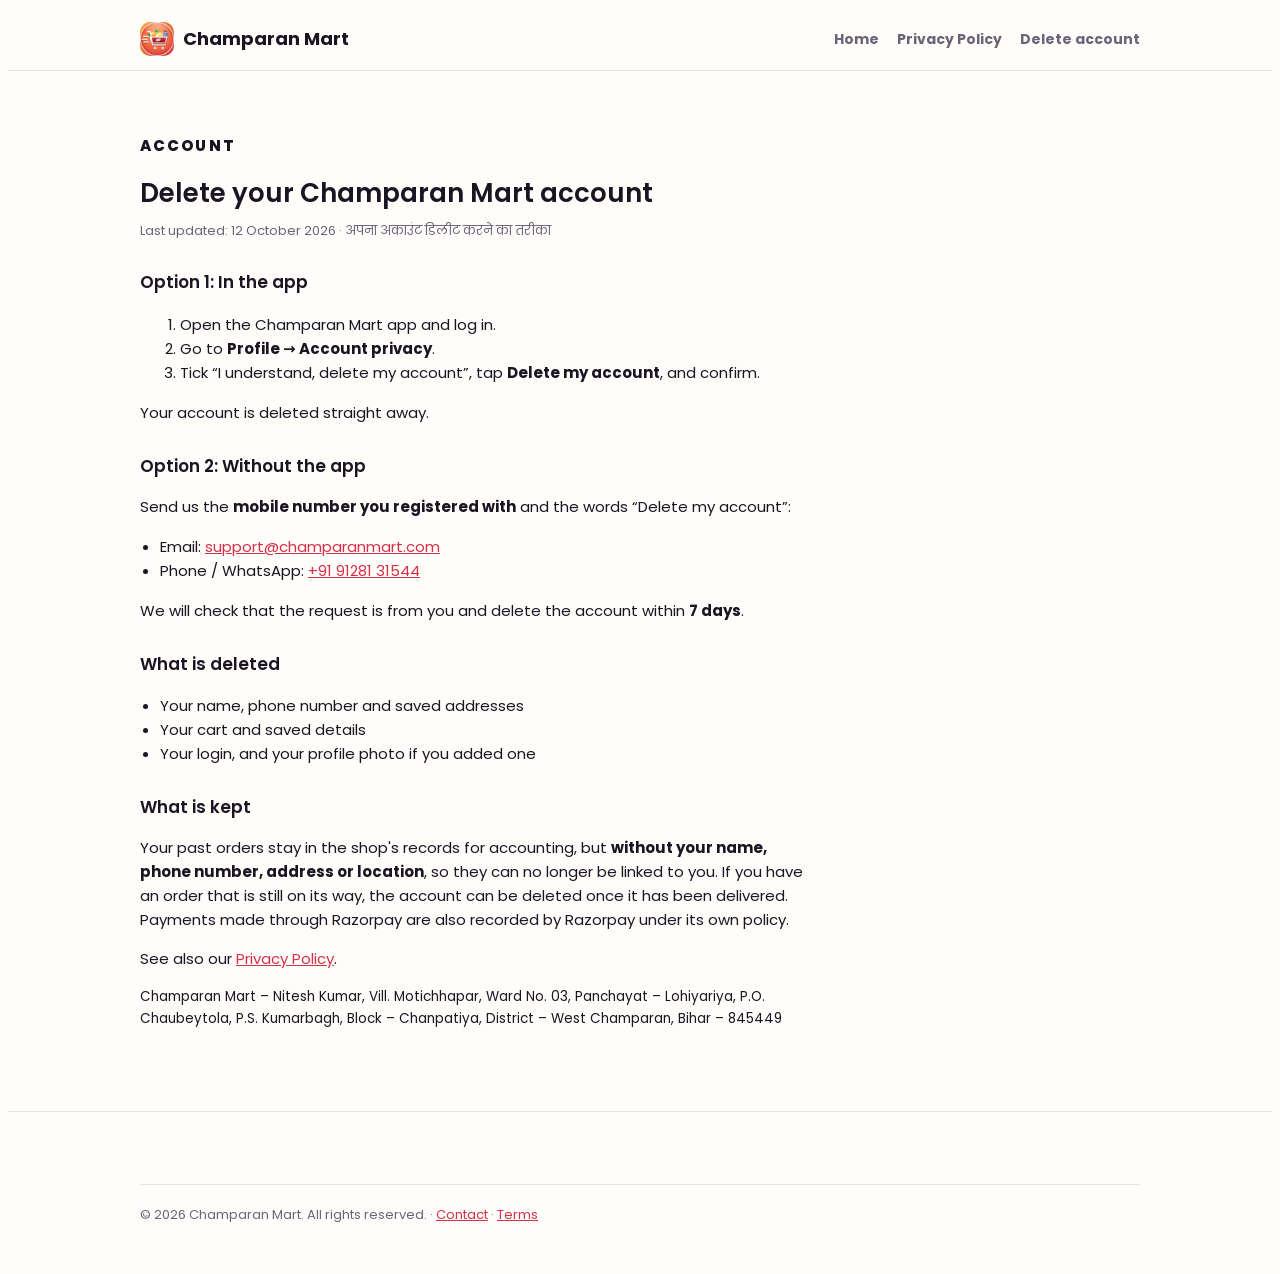
<file: delete-account.html>
<!doctype html>
<html lang="en">
<head>
<meta charset="utf-8">
<meta name="viewport" content="width=device-width, initial-scale=1">
<title>Delete your account &ndash; Champaran Mart</title>
<meta name="description" content="How to delete your Champaran Mart account and personal data.">
<link rel="icon" href="/favicon.ico" sizes="48x48">
<link rel="icon" href="/favicon.svg" type="image/svg+xml" sizes="any">
<link rel="icon" href="/favicon-192.png" type="image/png" sizes="192x192">
<link rel="apple-touch-icon" href="/apple-touch-icon.png">
<link rel="stylesheet" href="https://fonts.googleapis.com/css2?family=Poppins:wght@400;500;600;700&display=swap">
<style>
  :root{
    --ink:#1A1523; --muted:#6B6478; --paper:#FFFDF9; --surface:#FFF1EC;
    --brand:#D6304A; --brand-dark:#9A1B26; --accent:#FFB020; --border:#EFE1DC;
    --card:#FFFFFF;
    color-scheme: light;
  }
  @media (prefers-color-scheme: dark){
    :root:not([data-theme="light"]){
      --ink:#F5F1EC; --muted:#C9C2D6; --paper:#150F19; --surface:#241A22;
      --brand:#FF6B84; --brand-dark:#FF95A6; --accent:#FFC65C; --border:#3A2C36;
      --card:#1F1720;
      color-scheme: dark;
    }
  }
  :root[data-theme="dark"]{
    --ink:#F5F1EC; --muted:#C9C2D6; --paper:#150F19; --surface:#241A22;
    --brand:#FF6B84; --brand-dark:#FF95A6; --accent:#FFC65C; --border:#3A2C36;
    --card:#1F1720;
    color-scheme: dark;
  }

  *{box-sizing:border-box;}
  body{
    background:var(--paper); color:var(--ink);
    font-family:'Poppins',system-ui,sans-serif;
    line-height:1.6; padding-inline:0;
  }
  h1,h2,h3,.display{
    font-family:'Poppins',system-ui,sans-serif; font-weight:600;
    text-wrap:balance; color:var(--ink); margin:0;
  }
  a{color:var(--brand);}
  .wrap{max-width:1040px; margin-inline:auto; padding-inline:20px;}
  .eyebrow{
    font-size:12px; font-weight:800; letter-spacing:.14em; text-transform:uppercase;
    color:var(--brand);
  }
  .muted{color:var(--muted);}
  .btn{
    display:inline-flex; align-items:center; gap:8px;
    background:var(--brand); color:#fff; font-weight:700;
    padding:13px 22px; border-radius:10px; text-decoration:none;
    border:none; cursor:pointer; font-size:15px; font-family:inherit;
  }
  .btn.ghost{
    background:transparent; color:var(--ink); border:1.5px solid var(--border);
  }
  .card{
    background:var(--card); border:1px solid var(--border); border-radius:16px;
  }

  /* Nav */
  nav{
    position:sticky; top:env(safe-area-inset-top,0px); z-index:20;
    background:color-mix(in srgb, var(--paper) 88%, transparent);
    backdrop-filter:blur(10px); border-bottom:1px solid var(--border);
  }
  nav .row{
    display:flex; align-items:center; justify-content:space-between;
    padding-block:14px; gap:16px;
  }
  .brand-mark{display:flex; align-items:center; gap:9px; text-decoration:none;}
  .brand-mark .dot{
    width:34px; height:34px; border-radius:10px;
    background:linear-gradient(135deg,var(--accent),var(--brand));
    display:flex; align-items:center; justify-content:center; flex-shrink:0;
  }
  .brand-mark .dot svg{width:18px;height:18px;}
  .brand-mark span{font-family:'Poppins',system-ui,sans-serif; font-weight:700; font-size:18px; color:var(--ink);}
  .navlinks{display:flex; gap:26px; list-style:none; margin:0; padding:0;}
  .navlinks a{
    color:var(--muted); text-decoration:none; font-weight:700; font-size:14px;
  }
  .navlinks a:hover{color:var(--brand);}
  .navtoggle{display:none;}

  /* Hero */
  .hero{padding-block:64px 56px;}
  .hero .row{display:flex; align-items:center; gap:56px;}
  .hero-copy{flex:1; min-width:280px;}
  .hero h1{font-size:clamp(32px,5vw,52px); line-height:1.08; margin-top:14px;}
  .hero p.lede{font-size:17px; color:var(--muted); max-width:46ch; margin-top:16px;}
  .hero-ctas{display:flex; gap:12px; margin-top:28px; flex-wrap:wrap;}
  .hero-art{
    flex:0 0 340px; height:340px; border-radius:26px;
    background:radial-gradient(circle at 30% 25%, color-mix(in srgb, var(--accent) 35%, var(--paper)), var(--surface) 70%);
    position:relative; overflow:hidden; border:1px solid var(--border);
    display:flex; align-items:center; justify-content:center;
  }
  .hero-art svg{width:82%; height:82%;}

  section{padding-block:56px;}
  .section-head{max-width:60ch; margin-bottom:36px;}
  .section-head h2{font-size:clamp(24px,3.4vw,34px); margin-top:10px;}

  .features{display:grid; grid-template-columns:repeat(3,1fr); gap:20px;}
  .feature{padding:26px; }
  .feature .ficon{
    width:44px; height:44px; border-radius:12px; background:var(--surface);
    display:flex; align-items:center; justify-content:center; margin-bottom:16px;
  }
  .feature .ficon svg{width:22px; height:22px; stroke:var(--brand);}
  .feature h3{font-size:17px; margin-bottom:8px;}
  .feature p{color:var(--muted); font-size:14.5px; margin:0;}

  .steps{display:flex; gap:24px; counter-reset:step;}
  .step{flex:1; position:relative; padding-top:40px;}
  .step::before{
    counter-increment:step; content:counter(step);
    position:absolute; top:0; left:0; width:32px; height:32px; border-radius:50%;
    background:var(--brand); color:#fff; font-weight:800; font-size:14px;
    display:flex; align-items:center; justify-content:center;
    font-family:'Poppins',system-ui,sans-serif;
  }
  .step h3{font-size:15.5px; margin-bottom:6px;}
  .step p{color:var(--muted); font-size:14px; margin:0;}

  footer{border-top:1px solid var(--border); padding-block:40px; margin-top:20px;}
  footer .row{display:flex; justify-content:space-between; gap:24px; flex-wrap:wrap;}
  footer .col h4{font-size:13px; text-transform:uppercase; letter-spacing:.08em; color:var(--muted); margin-bottom:12px;}
  footer .col a{display:block; color:var(--ink); text-decoration:none; font-size:14.5px; margin-bottom:8px; font-weight:600;}
  footer .col a:hover{color:var(--brand);}
  footer .bottom{margin-top:32px; padding-top:20px; border-top:1px solid var(--border); font-size:13px; color:var(--muted);}

  .legal{padding-block:48px; border-top:1px solid var(--border);}
  .legal h2{font-size:26px; margin-top:8px;}
  .legal h3{font-size:17px; margin-top:28px; margin-bottom:8px;}
  .legal p, .legal li{color:var(--ink); font-size:15px; max-width:74ch;}
  .legal ul{padding-left:20px;}
  .legal .updated{color:var(--muted); font-size:13px; margin-top:6px;}

  .contact-grid{display:grid; grid-template-columns:1fr 1fr; gap:20px;}
  .contact-card{padding:24px;}
  .contact-card h3{font-size:15px; margin-bottom:6px;}
  .contact-card .val{font-weight:700; font-size:16px; word-break:break-word;}
  .copybtn{
    margin-top:10px; font-size:12.5px; font-weight:700; color:var(--brand);
    background:none; border:none; cursor:pointer; padding:0; font-family:inherit;
  }

  @media (max-width:760px){
    .navlinks{
      position:fixed; inset:60px 16px auto 16px; background:var(--card);
      border:1px solid var(--border); border-radius:14px; padding:14px;
      flex-direction:column; gap:4px; box-shadow:0 20px 40px rgba(0,0,0,.18);
      display:none;
    }
    .navlinks.open{display:flex;}
    .navlinks a{padding:10px 8px; border-radius:8px;}
    .navtoggle{
      display:flex; width:38px; height:38px; border-radius:9px; border:1px solid var(--border);
      background:var(--card); align-items:center; justify-content:center; cursor:pointer;
    }
    .hero .row{flex-direction:column;}
    .hero-art{width:100%; flex:none; align-self:stretch;}
    .features{grid-template-columns:1fr;}
    .steps{flex-direction:column;}
    .contact-grid{grid-template-columns:1fr;}
    footer .row{flex-direction:column;}
  }
</style>
</head>
<body>
<nav>
  <div class="wrap row">
    <a href="index.html" class="brand-mark"><span class="dot"><img src="favicon-96.png" alt="" style="width:100%;height:100%;display:block;border-radius:inherit"></span><span>Champaran Mart</span></a>
    <ul class="navlinks" style="display:flex;gap:18px;list-style:none;margin:0;padding:0;">
      <li><a href="index.html">Home</a></li>
      <li><a href="privacy-policy.html">Privacy Policy</a></li>
      <li><a href="delete-account.html">Delete account</a></li>
    </ul>
  </div>
</nav>
<section class="legal" style="border-top:none;">
  <div class="wrap">
    <p class="eyebrow">Account</p>
    <h2>Delete your Champaran Mart account</h2>
    <p class="updated">Last updated: 12 October 2026 &middot; अपना अकाउंट डिलीट करने का तरीका</p>

    <h3>Option 1: In the app</h3>
    <ol>
      <li>Open the Champaran Mart app and log in.</li>
      <li>Go to <strong>Profile &rarr; Account privacy</strong>.</li>
      <li>Tick &ldquo;I understand, delete my account&rdquo;, tap <strong>Delete my account</strong>, and confirm.</li>
    </ol>
    <p>Your account is deleted straight away.</p>

    <h3>Option 2: Without the app</h3>
    <p>Send us the <strong>mobile number you registered with</strong> and the words &ldquo;Delete my account&rdquo;:</p>
    <ul>
      <li>Email: <a href="mailto:support@champaranmart.com?subject=Delete%20my%20account">support@champaranmart.com</a></li>
      <li>Phone / WhatsApp: <a href="tel:+919128131544">+91 91281 31544</a></li>
    </ul>
    <p>We will check that the request is from you and delete the account within <strong>7 days</strong>.</p>

    <h3>What is deleted</h3>
    <ul>
      <li>Your name, phone number and saved addresses</li>
      <li>Your cart and saved details</li>
      <li>Your login, and your profile photo if you added one</li>
    </ul>

    <h3>What is kept</h3>
    <p>Your past orders stay in the shop's records for accounting, but <strong>without your name, phone number, address or location</strong>, so they can no longer be linked to you. If you have an order that is still on its way, the account can be deleted once it has been delivered. Payments made through Razorpay are also recorded by Razorpay under its own policy.</p>

    <p>See also our <a href="privacy-policy.html">Privacy Policy</a>.</p>
    <p class="muted" style="font-size:13.5px;">Champaran Mart &ndash; Nitesh Kumar, Vill. Motichhapar, Ward No. 03, Panchayat &ndash; Lohiyariya, P.O. Chaubeytola, P.S. Kumarbagh, Block &ndash; Chanpatiya, District &ndash; West Champaran, Bihar &ndash; 845449</p>
  </div>
</section>
<footer>
  <div class="wrap">
    <div class="bottom">&copy; 2026 Champaran Mart. All rights reserved. &middot; <a href="index.html#contact">Contact</a> &middot; <a href="index.html#terms">Terms</a></div>
  </div>
</footer>
</body>
</html>
</file>
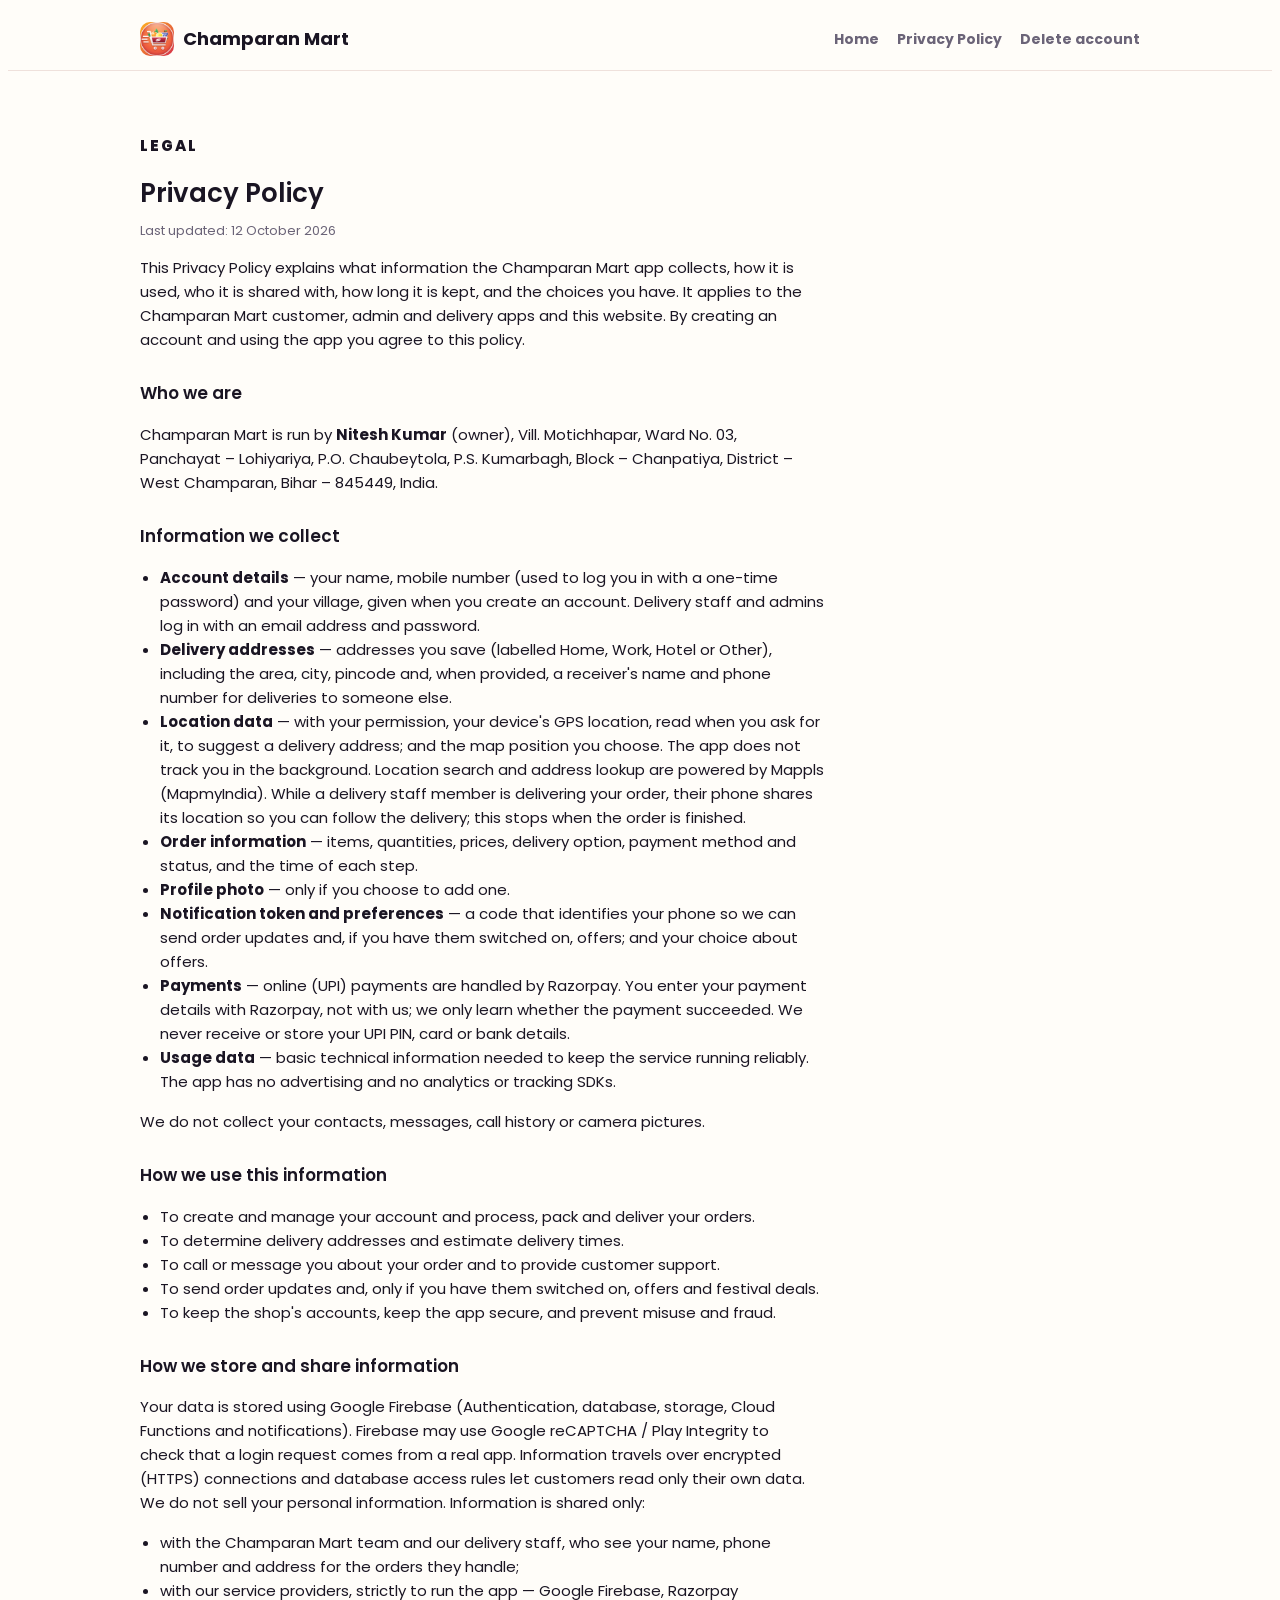
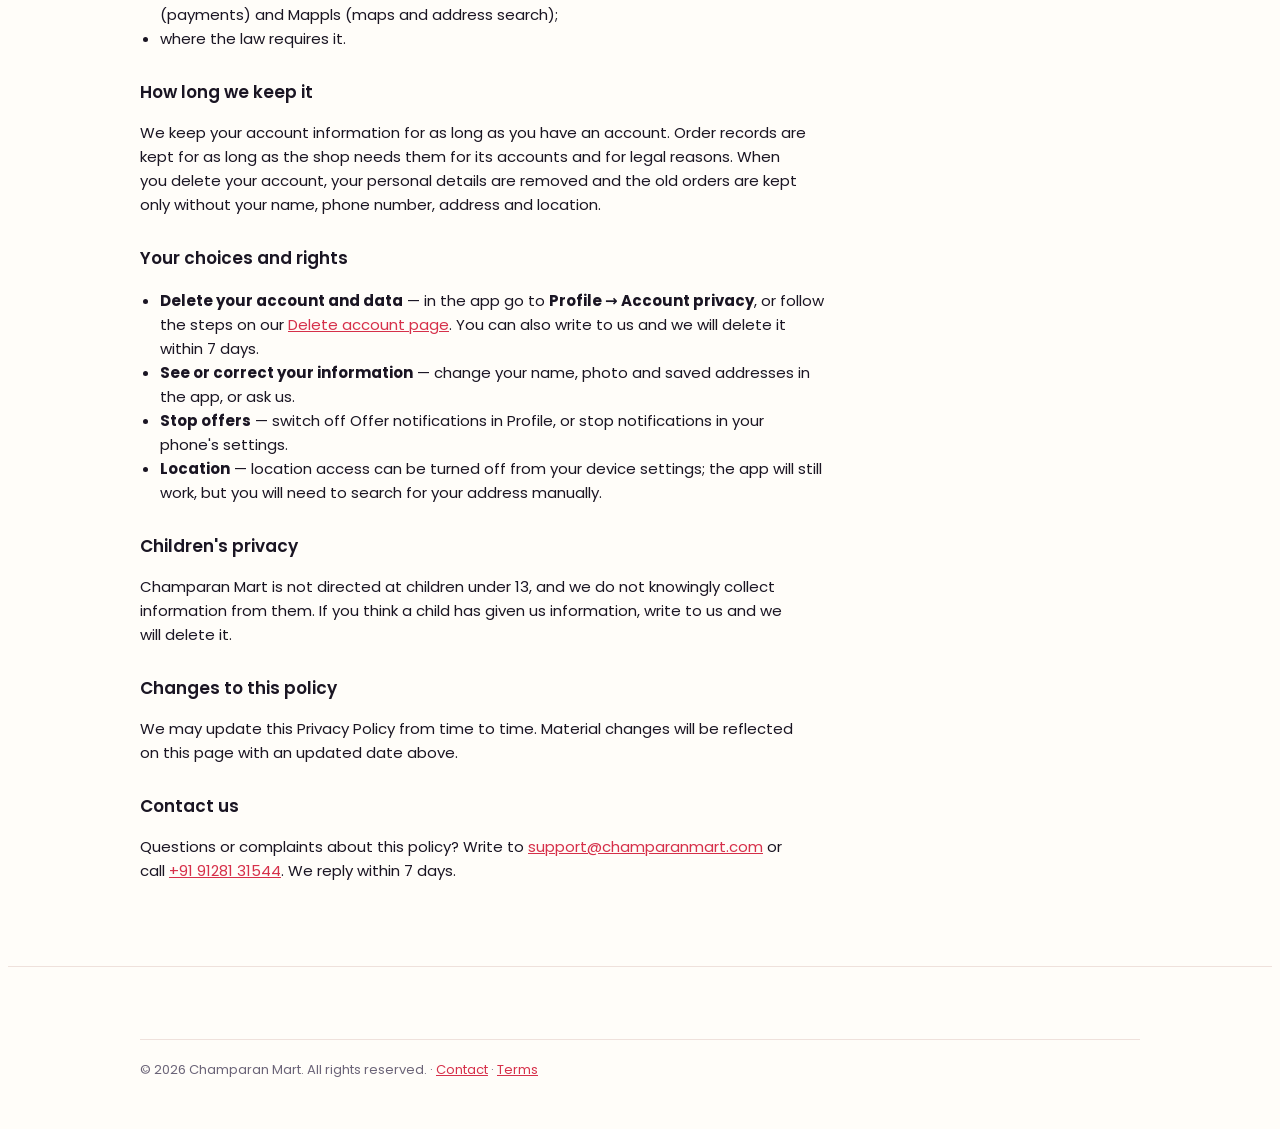
<file: privacy-policy.html>
<!doctype html>
<html lang="en">
<head>
<meta charset="utf-8">
<meta name="viewport" content="width=device-width, initial-scale=1">
<title>Privacy Policy &ndash; Champaran Mart</title>
<meta name="description" content="How the Champaran Mart app collects, uses, shares and protects your information, and how to delete it.">
<link rel="icon" href="/favicon.ico" sizes="48x48">
<link rel="icon" href="/favicon.svg" type="image/svg+xml" sizes="any">
<link rel="icon" href="/favicon-192.png" type="image/png" sizes="192x192">
<link rel="apple-touch-icon" href="/apple-touch-icon.png">
<link rel="stylesheet" href="https://fonts.googleapis.com/css2?family=Poppins:wght@400;500;600;700&display=swap">
<style>
  :root{
    --ink:#1A1523; --muted:#6B6478; --paper:#FFFDF9; --surface:#FFF1EC;
    --brand:#D6304A; --brand-dark:#9A1B26; --accent:#FFB020; --border:#EFE1DC;
    --card:#FFFFFF;
    color-scheme: light;
  }
  @media (prefers-color-scheme: dark){
    :root:not([data-theme="light"]){
      --ink:#F5F1EC; --muted:#C9C2D6; --paper:#150F19; --surface:#241A22;
      --brand:#FF6B84; --brand-dark:#FF95A6; --accent:#FFC65C; --border:#3A2C36;
      --card:#1F1720;
      color-scheme: dark;
    }
  }
  :root[data-theme="dark"]{
    --ink:#F5F1EC; --muted:#C9C2D6; --paper:#150F19; --surface:#241A22;
    --brand:#FF6B84; --brand-dark:#FF95A6; --accent:#FFC65C; --border:#3A2C36;
    --card:#1F1720;
    color-scheme: dark;
  }

  *{box-sizing:border-box;}
  body{
    background:var(--paper); color:var(--ink);
    font-family:'Poppins',system-ui,sans-serif;
    line-height:1.6; padding-inline:0;
  }
  h1,h2,h3,.display{
    font-family:'Poppins',system-ui,sans-serif; font-weight:600;
    text-wrap:balance; color:var(--ink); margin:0;
  }
  a{color:var(--brand);}
  .wrap{max-width:1040px; margin-inline:auto; padding-inline:20px;}
  .eyebrow{
    font-size:12px; font-weight:800; letter-spacing:.14em; text-transform:uppercase;
    color:var(--brand);
  }
  .muted{color:var(--muted);}
  .btn{
    display:inline-flex; align-items:center; gap:8px;
    background:var(--brand); color:#fff; font-weight:700;
    padding:13px 22px; border-radius:10px; text-decoration:none;
    border:none; cursor:pointer; font-size:15px; font-family:inherit;
  }
  .btn.ghost{
    background:transparent; color:var(--ink); border:1.5px solid var(--border);
  }
  .card{
    background:var(--card); border:1px solid var(--border); border-radius:16px;
  }

  /* Nav */
  nav{
    position:sticky; top:env(safe-area-inset-top,0px); z-index:20;
    background:color-mix(in srgb, var(--paper) 88%, transparent);
    backdrop-filter:blur(10px); border-bottom:1px solid var(--border);
  }
  nav .row{
    display:flex; align-items:center; justify-content:space-between;
    padding-block:14px; gap:16px;
  }
  .brand-mark{display:flex; align-items:center; gap:9px; text-decoration:none;}
  .brand-mark .dot{
    width:34px; height:34px; border-radius:10px;
    background:linear-gradient(135deg,var(--accent),var(--brand));
    display:flex; align-items:center; justify-content:center; flex-shrink:0;
  }
  .brand-mark .dot svg{width:18px;height:18px;}
  .brand-mark span{font-family:'Poppins',system-ui,sans-serif; font-weight:700; font-size:18px; color:var(--ink);}
  .navlinks{display:flex; gap:26px; list-style:none; margin:0; padding:0;}
  .navlinks a{
    color:var(--muted); text-decoration:none; font-weight:700; font-size:14px;
  }
  .navlinks a:hover{color:var(--brand);}
  .navtoggle{display:none;}

  /* Hero */
  .hero{padding-block:64px 56px;}
  .hero .row{display:flex; align-items:center; gap:56px;}
  .hero-copy{flex:1; min-width:280px;}
  .hero h1{font-size:clamp(32px,5vw,52px); line-height:1.08; margin-top:14px;}
  .hero p.lede{font-size:17px; color:var(--muted); max-width:46ch; margin-top:16px;}
  .hero-ctas{display:flex; gap:12px; margin-top:28px; flex-wrap:wrap;}
  .hero-art{
    flex:0 0 340px; height:340px; border-radius:26px;
    background:radial-gradient(circle at 30% 25%, color-mix(in srgb, var(--accent) 35%, var(--paper)), var(--surface) 70%);
    position:relative; overflow:hidden; border:1px solid var(--border);
    display:flex; align-items:center; justify-content:center;
  }
  .hero-art svg{width:82%; height:82%;}

  section{padding-block:56px;}
  .section-head{max-width:60ch; margin-bottom:36px;}
  .section-head h2{font-size:clamp(24px,3.4vw,34px); margin-top:10px;}

  .features{display:grid; grid-template-columns:repeat(3,1fr); gap:20px;}
  .feature{padding:26px; }
  .feature .ficon{
    width:44px; height:44px; border-radius:12px; background:var(--surface);
    display:flex; align-items:center; justify-content:center; margin-bottom:16px;
  }
  .feature .ficon svg{width:22px; height:22px; stroke:var(--brand);}
  .feature h3{font-size:17px; margin-bottom:8px;}
  .feature p{color:var(--muted); font-size:14.5px; margin:0;}

  .steps{display:flex; gap:24px; counter-reset:step;}
  .step{flex:1; position:relative; padding-top:40px;}
  .step::before{
    counter-increment:step; content:counter(step);
    position:absolute; top:0; left:0; width:32px; height:32px; border-radius:50%;
    background:var(--brand); color:#fff; font-weight:800; font-size:14px;
    display:flex; align-items:center; justify-content:center;
    font-family:'Poppins',system-ui,sans-serif;
  }
  .step h3{font-size:15.5px; margin-bottom:6px;}
  .step p{color:var(--muted); font-size:14px; margin:0;}

  footer{border-top:1px solid var(--border); padding-block:40px; margin-top:20px;}
  footer .row{display:flex; justify-content:space-between; gap:24px; flex-wrap:wrap;}
  footer .col h4{font-size:13px; text-transform:uppercase; letter-spacing:.08em; color:var(--muted); margin-bottom:12px;}
  footer .col a{display:block; color:var(--ink); text-decoration:none; font-size:14.5px; margin-bottom:8px; font-weight:600;}
  footer .col a:hover{color:var(--brand);}
  footer .bottom{margin-top:32px; padding-top:20px; border-top:1px solid var(--border); font-size:13px; color:var(--muted);}

  .legal{padding-block:48px; border-top:1px solid var(--border);}
  .legal h2{font-size:26px; margin-top:8px;}
  .legal h3{font-size:17px; margin-top:28px; margin-bottom:8px;}
  .legal p, .legal li{color:var(--ink); font-size:15px; max-width:74ch;}
  .legal ul{padding-left:20px;}
  .legal .updated{color:var(--muted); font-size:13px; margin-top:6px;}

  .contact-grid{display:grid; grid-template-columns:1fr 1fr; gap:20px;}
  .contact-card{padding:24px;}
  .contact-card h3{font-size:15px; margin-bottom:6px;}
  .contact-card .val{font-weight:700; font-size:16px; word-break:break-word;}
  .copybtn{
    margin-top:10px; font-size:12.5px; font-weight:700; color:var(--brand);
    background:none; border:none; cursor:pointer; padding:0; font-family:inherit;
  }

  @media (max-width:760px){
    .navlinks{
      position:fixed; inset:60px 16px auto 16px; background:var(--card);
      border:1px solid var(--border); border-radius:14px; padding:14px;
      flex-direction:column; gap:4px; box-shadow:0 20px 40px rgba(0,0,0,.18);
      display:none;
    }
    .navlinks.open{display:flex;}
    .navlinks a{padding:10px 8px; border-radius:8px;}
    .navtoggle{
      display:flex; width:38px; height:38px; border-radius:9px; border:1px solid var(--border);
      background:var(--card); align-items:center; justify-content:center; cursor:pointer;
    }
    .hero .row{flex-direction:column;}
    .hero-art{width:100%; flex:none; align-self:stretch;}
    .features{grid-template-columns:1fr;}
    .steps{flex-direction:column;}
    .contact-grid{grid-template-columns:1fr;}
    footer .row{flex-direction:column;}
  }
</style>
</head>
<body>
<nav>
  <div class="wrap row">
    <a href="index.html" class="brand-mark"><span class="dot"><img src="favicon-96.png" alt="" style="width:100%;height:100%;display:block;border-radius:inherit"></span><span>Champaran Mart</span></a>
    <ul class="navlinks" style="display:flex;gap:18px;list-style:none;margin:0;padding:0;">
      <li><a href="index.html">Home</a></li>
      <li><a href="privacy-policy.html">Privacy Policy</a></li>
      <li><a href="delete-account.html">Delete account</a></li>
    </ul>
  </div>
</nav>
<section class="legal" style="border-top:none;">
  <div class="wrap">
    <p class="eyebrow">Legal</p>
    <h2>Privacy Policy</h2>
    <p class="updated">Last updated: 12 October 2026</p>

    <p>This Privacy Policy explains what information the Champaran Mart app collects, how it is used, who it is shared with, how long it is kept, and the choices you have. It applies to the Champaran Mart customer, admin and delivery apps and this website. By creating an account and using the app you agree to this policy.</p>

    <h3>Who we are</h3>
    <p>Champaran Mart is run by <strong>Nitesh Kumar</strong> (owner), Vill. Motichhapar, Ward No. 03, Panchayat &ndash; Lohiyariya, P.O. Chaubeytola, P.S. Kumarbagh, Block &ndash; Chanpatiya, District &ndash; West Champaran, Bihar &ndash; 845449, India.</p>

    <h3>Information we collect</h3>
    <ul>
      <li><strong>Account details</strong> &mdash; your name, mobile number (used to log you in with a one-time password) and your village, given when you create an account. Delivery staff and admins log in with an email address and password.</li>
      <li><strong>Delivery addresses</strong> &mdash; addresses you save (labelled Home, Work, Hotel or Other), including the area, city, pincode and, when provided, a receiver's name and phone number for deliveries to someone else.</li>
      <li><strong>Location data</strong> &mdash; with your permission, your device's GPS location, read when you ask for it, to suggest a delivery address; and the map position you choose. The app does not track you in the background. Location search and address lookup are powered by Mappls (MapmyIndia). While a delivery staff member is delivering your order, their phone shares its location so you can follow the delivery; this stops when the order is finished.</li>
      <li><strong>Order information</strong> &mdash; items, quantities, prices, delivery option, payment method and status, and the time of each step.</li>
      <li><strong>Profile photo</strong> &mdash; only if you choose to add one.</li>
      <li><strong>Notification token and preferences</strong> &mdash; a code that identifies your phone so we can send order updates and, if you have them switched on, offers; and your choice about offers.</li>
      <li><strong>Payments</strong> &mdash; online (UPI) payments are handled by Razorpay. You enter your payment details with Razorpay, not with us; we only learn whether the payment succeeded. We never receive or store your UPI PIN, card or bank details.</li>
      <li><strong>Usage data</strong> &mdash; basic technical information needed to keep the service running reliably. The app has no advertising and no analytics or tracking SDKs.</li>
    </ul>
    <p>We do not collect your contacts, messages, call history or camera pictures.</p>

    <h3>How we use this information</h3>
    <ul>
      <li>To create and manage your account and process, pack and deliver your orders.</li>
      <li>To determine delivery addresses and estimate delivery times.</li>
      <li>To call or message you about your order and to provide customer support.</li>
      <li>To send order updates and, only if you have them switched on, offers and festival deals.</li>
      <li>To keep the shop's accounts, keep the app secure, and prevent misuse and fraud.</li>
    </ul>

    <h3>How we store and share information</h3>
    <p>Your data is stored using Google Firebase (Authentication, database, storage, Cloud Functions and notifications). Firebase may use Google reCAPTCHA / Play Integrity to check that a login request comes from a real app. Information travels over encrypted (HTTPS) connections and database access rules let customers read only their own data. We do not sell your personal information. Information is shared only:</p>
    <ul>
      <li>with the Champaran Mart team and our delivery staff, who see your name, phone number and address for the orders they handle;</li>
      <li>with our service providers, strictly to run the app &mdash; Google Firebase, Razorpay (payments) and Mappls (maps and address search);</li>
      <li>where the law requires it.</li>
    </ul>

    <h3>How long we keep it</h3>
    <p>We keep your account information for as long as you have an account. Order records are kept for as long as the shop needs them for its accounts and for legal reasons. When you delete your account, your personal details are removed and the old orders are kept only without your name, phone number, address and location.</p>

    <h3>Your choices and rights</h3>
    <ul>
      <li><strong>Delete your account and data</strong> &mdash; in the app go to <strong>Profile &rarr; Account privacy</strong>, or follow the steps on our <a href="delete-account.html">Delete account page</a>. You can also write to us and we will delete it within 7 days.</li>
      <li><strong>See or correct your information</strong> &mdash; change your name, photo and saved addresses in the app, or ask us.</li>
      <li><strong>Stop offers</strong> &mdash; switch off Offer notifications in Profile, or stop notifications in your phone's settings.</li>
      <li><strong>Location</strong> &mdash; location access can be turned off from your device settings; the app will still work, but you will need to search for your address manually.</li>
    </ul>

    <h3>Children's privacy</h3>
    <p>Champaran Mart is not directed at children under 13, and we do not knowingly collect information from them. If you think a child has given us information, write to us and we will delete it.</p>

    <h3>Changes to this policy</h3>
    <p>We may update this Privacy Policy from time to time. Material changes will be reflected on this page with an updated date above.</p>

    <h3>Contact us</h3>
    <p>Questions or complaints about this policy? Write to <a href="mailto:support@champaranmart.com">support@champaranmart.com</a> or call <a href="tel:+919128131544">+91 91281 31544</a>. We reply within 7 days.</p>

  </div>
</section>
<footer>
  <div class="wrap">
    <div class="bottom">&copy; 2026 Champaran Mart. All rights reserved. &middot; <a href="index.html#contact">Contact</a> &middot; <a href="index.html#terms">Terms</a></div>
  </div>
</footer>
</body>
</html>
</file>
